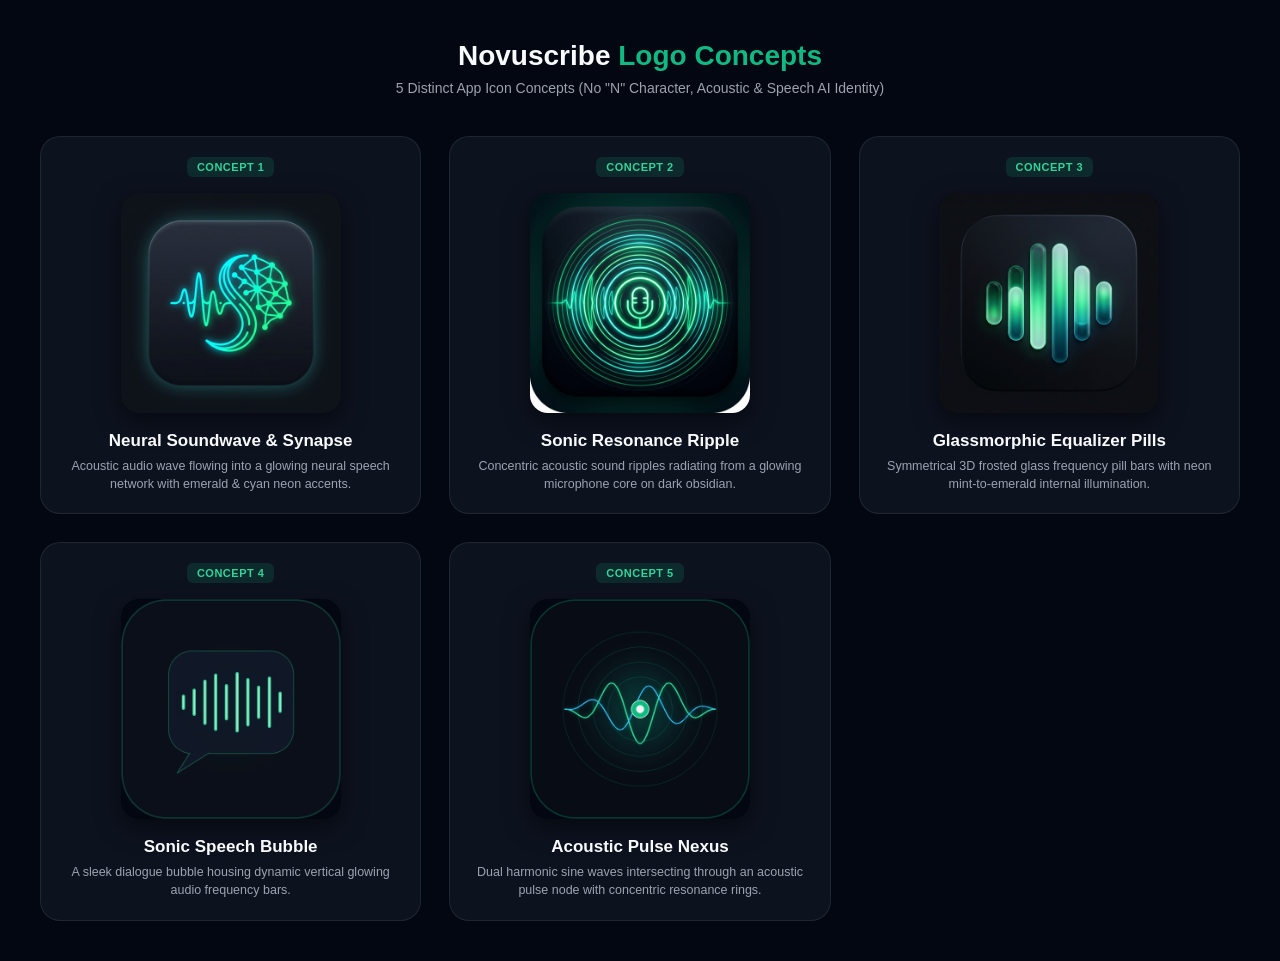
<file: logo_options/preview.html>
<!DOCTYPE html>
<html lang="en">
<head>
    <meta charset="UTF-8">
    <meta name="viewport" content="width=device-width, initial-scale=1.0">
    <title>Novuscribe - Logo Concepts</title>
    <style>
        * { box-sizing: border-box; margin: 0; padding: 0; }
        body {
            background-color: #030712;
            color: #F9FAFB;
            font-family: -apple-system, BlinkMacSystemFont, "Segoe UI", Roboto, Helvetica, Arial, sans-serif;
            padding: 40px 20px;
            display: flex;
            flex-direction: column;
            align-items: center;
        }
        h1 {
            font-size: 28px;
            font-weight: 800;
            margin-bottom: 8px;
            text-align: center;
        }
        h1 span { color: #10B981; }
        p.subtitle {
            color: #9CA3AF;
            font-size: 14px;
            margin-bottom: 40px;
            text-align: center;
        }
        .grid {
            display: grid;
            grid-template-columns: repeat(auto-fit, minmax(280px, 1fr));
            gap: 28px;
            max-width: 1200px;
            width: 100%;
        }
        .card {
            background: #0D121F;
            border: 1px solid rgba(255, 255, 255, 0.08);
            border-radius: 20px;
            padding: 20px;
            display: flex;
            flex-direction: column;
            align-items: center;
            transition: transform 0.2s ease, border-color 0.2s ease, box-shadow 0.2s ease;
        }
        .card:hover {
            transform: translateY(-4px);
            border-color: #10B981;
            box-shadow: 0 12px 30px rgba(16, 185, 129, 0.2);
        }
        .badge {
            background: rgba(16, 185, 129, 0.15);
            color: #34D399;
            font-size: 11px;
            font-weight: 800;
            padding: 4px 10px;
            border-radius: 6px;
            margin-bottom: 16px;
            letter-spacing: 0.5px;
        }
        .img-wrap {
            width: 220px;
            height: 220px;
            border-radius: 18px;
            overflow: hidden;
            background: #030712;
            box-shadow: 0 8px 24px rgba(0, 0, 0, 0.5);
            margin-bottom: 18px;
        }
        .img-wrap img {
            width: 100%;
            height: 100%;
            object-fit: cover;
            display: block;
        }
        .title {
            font-size: 17px;
            font-weight: 700;
            margin-bottom: 6px;
            text-align: center;
        }
        .desc {
            font-size: 12.5px;
            color: #9CA3AF;
            text-align: center;
            line-height: 1.45;
        }
    </style>
</head>
<body>
    <h1>Novuscribe <span>Logo Concepts</span></h1>
    <p class="subtitle">5 Distinct App Icon Concepts (No "N" Character, Acoustic & Speech AI Identity)</p>

    <div class="grid">
        <!-- Concept 1 -->
        <div class="card">
            <span class="badge">CONCEPT 1</span>
            <div class="img-wrap">
                <img src="concept_1_neural_soundwave.jpg" alt="Concept 1">
            </div>
            <div class="title">Neural Soundwave & Synapse</div>
            <div class="desc">Acoustic audio wave flowing into a glowing neural speech network with emerald & cyan neon accents.</div>
        </div>

        <!-- Concept 2 -->
        <div class="card">
            <span class="badge">CONCEPT 2</span>
            <div class="img-wrap">
                <img src="concept_2_sonic_ripple.jpg" alt="Concept 2">
            </div>
            <div class="title">Sonic Resonance Ripple</div>
            <div class="desc">Concentric acoustic sound ripples radiating from a glowing microphone core on dark obsidian.</div>
        </div>

        <!-- Concept 3 -->
        <div class="card">
            <span class="badge">CONCEPT 3</span>
            <div class="img-wrap">
                <img src="concept_3_equalizer_pills.jpg" alt="Concept 3">
            </div>
            <div class="title">Glassmorphic Equalizer Pills</div>
            <div class="desc">Symmetrical 3D frosted glass frequency pill bars with neon mint-to-emerald internal illumination.</div>
        </div>

        <!-- Concept 4 -->
        <div class="card">
            <span class="badge">CONCEPT 4</span>
            <div class="img-wrap">
                <img src="concept_4_sonic_bubble.png" alt="Concept 4">
            </div>
            <div class="title">Sonic Speech Bubble</div>
            <div class="desc">A sleek dialogue bubble housing dynamic vertical glowing audio frequency bars.</div>
        </div>

        <!-- Concept 5 -->
        <div class="card">
            <span class="badge">CONCEPT 5</span>
            <div class="img-wrap">
                <img src="concept_5_acoustic_nexus.png" alt="Concept 5">
            </div>
            <div class="title">Acoustic Pulse Nexus</div>
            <div class="desc">Dual harmonic sine waves intersecting through an acoustic pulse node with concentric resonance rings.</div>
        </div>
    </div>
</body>
</html>
</file>
